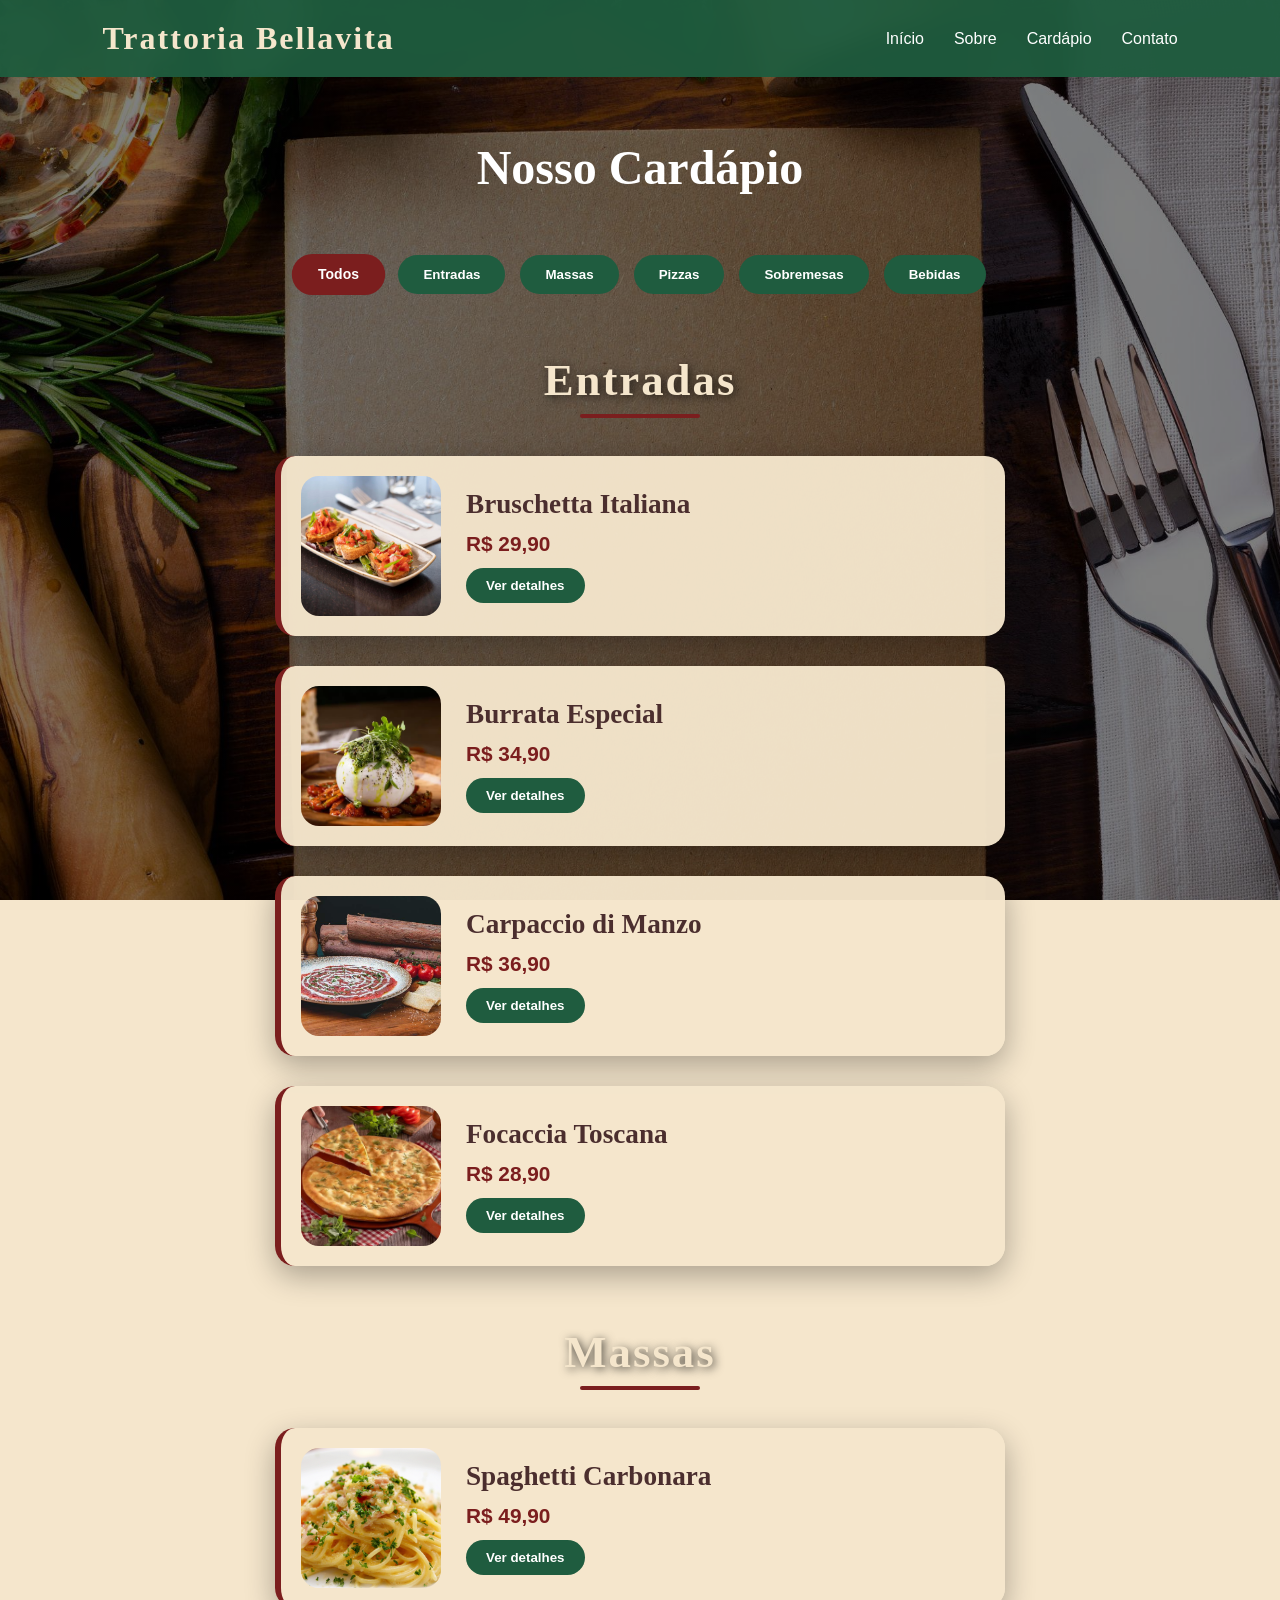
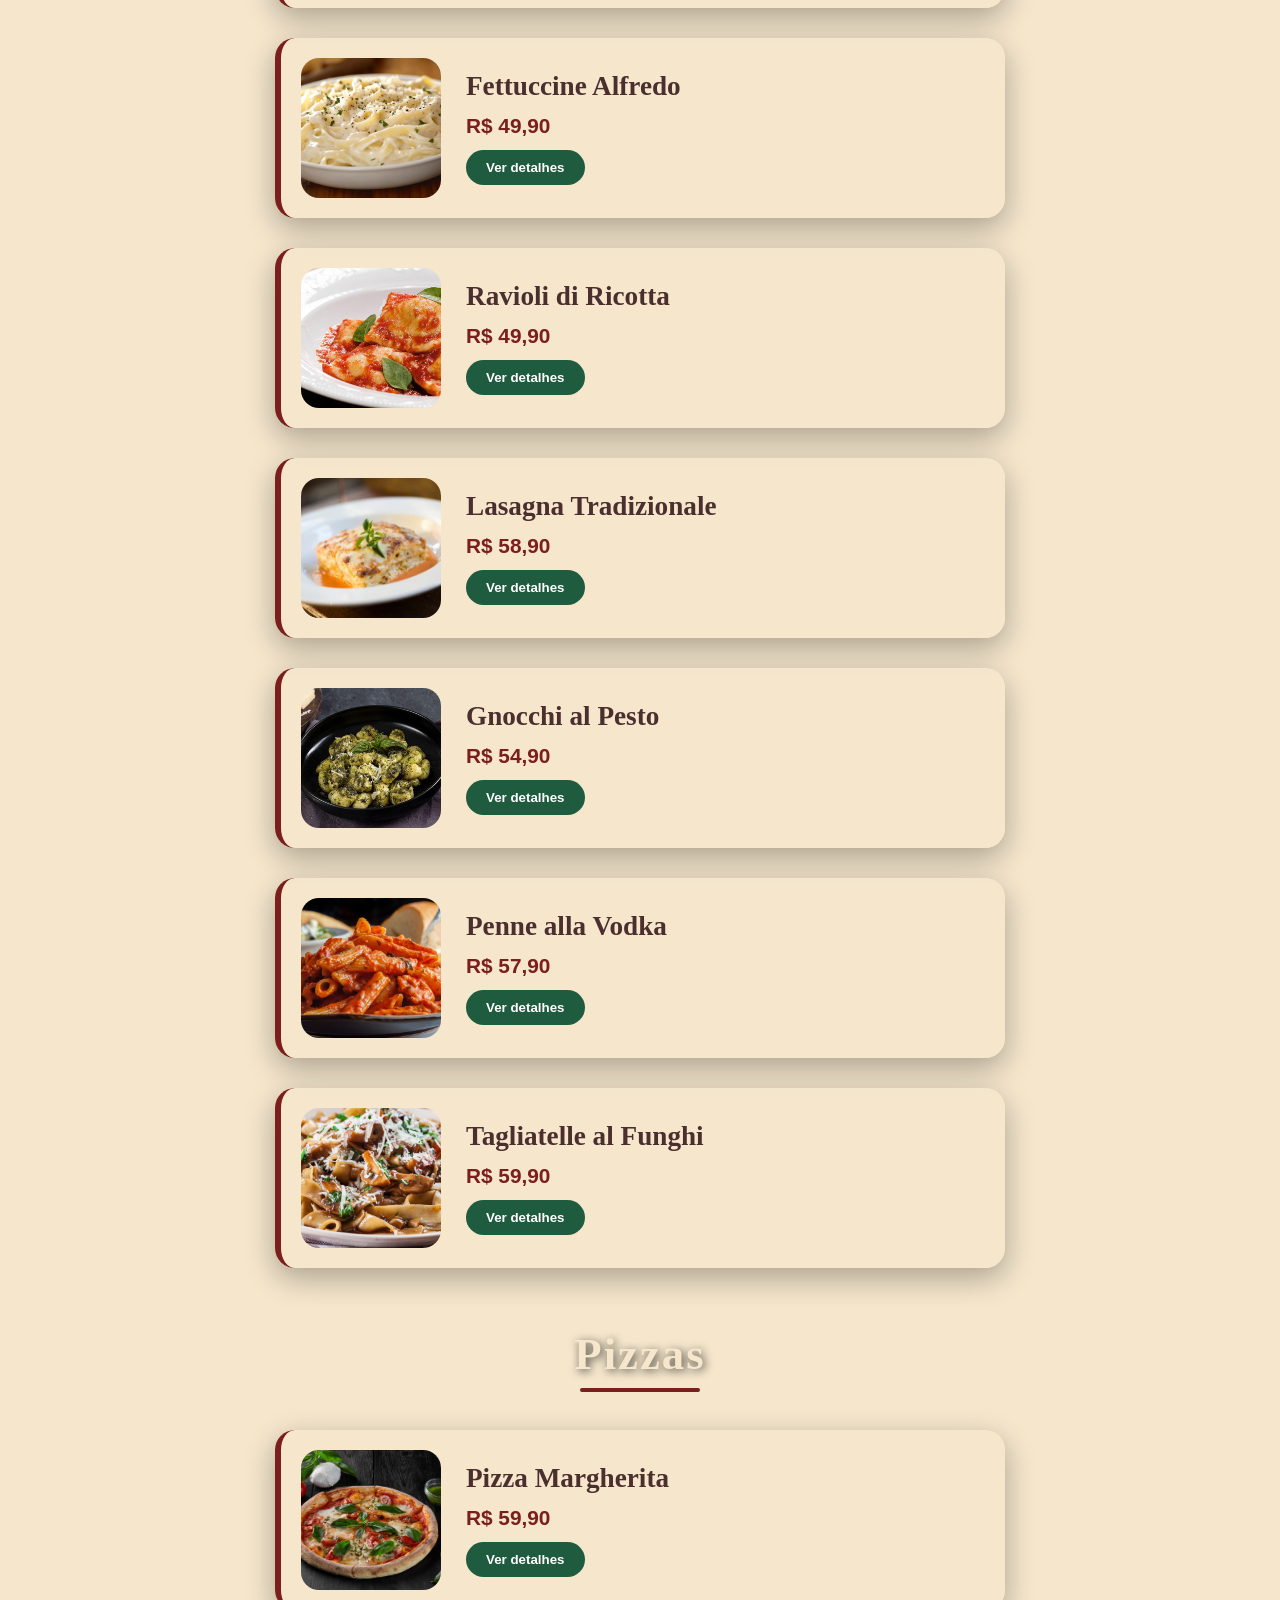
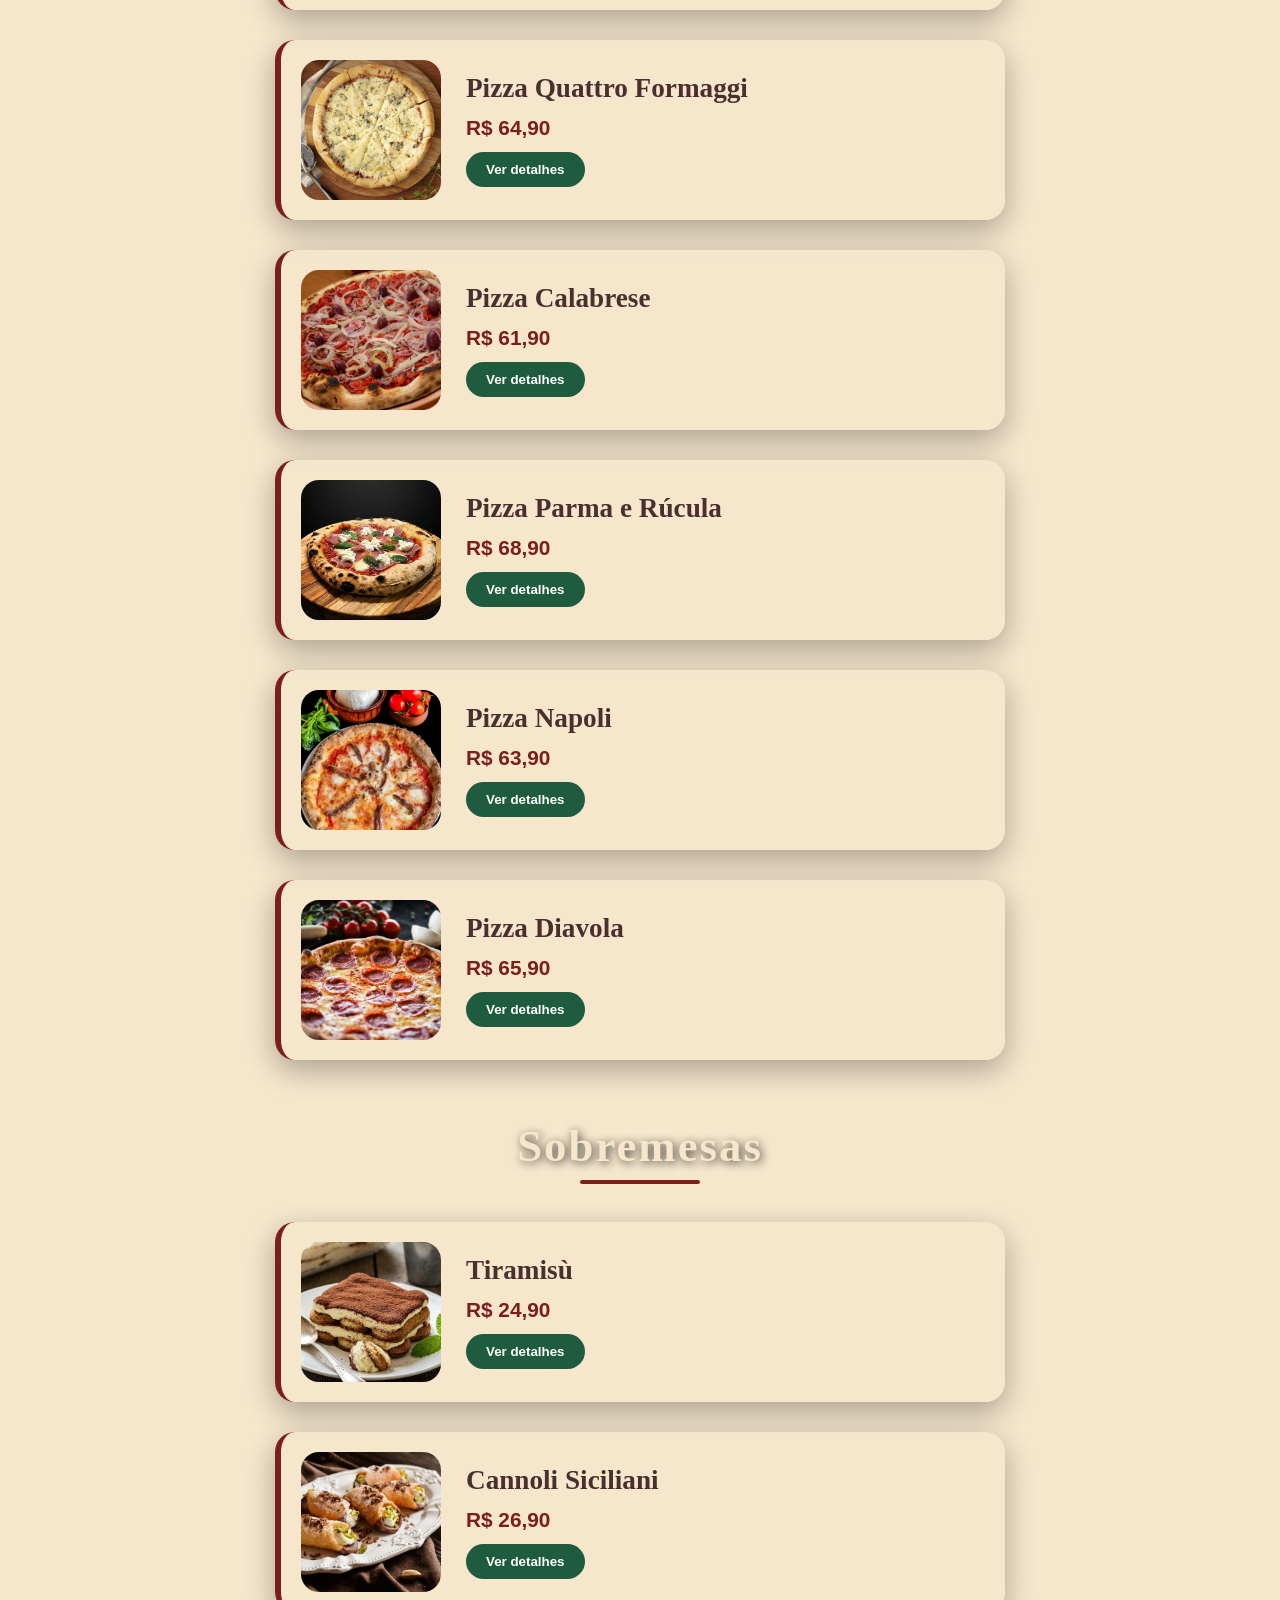
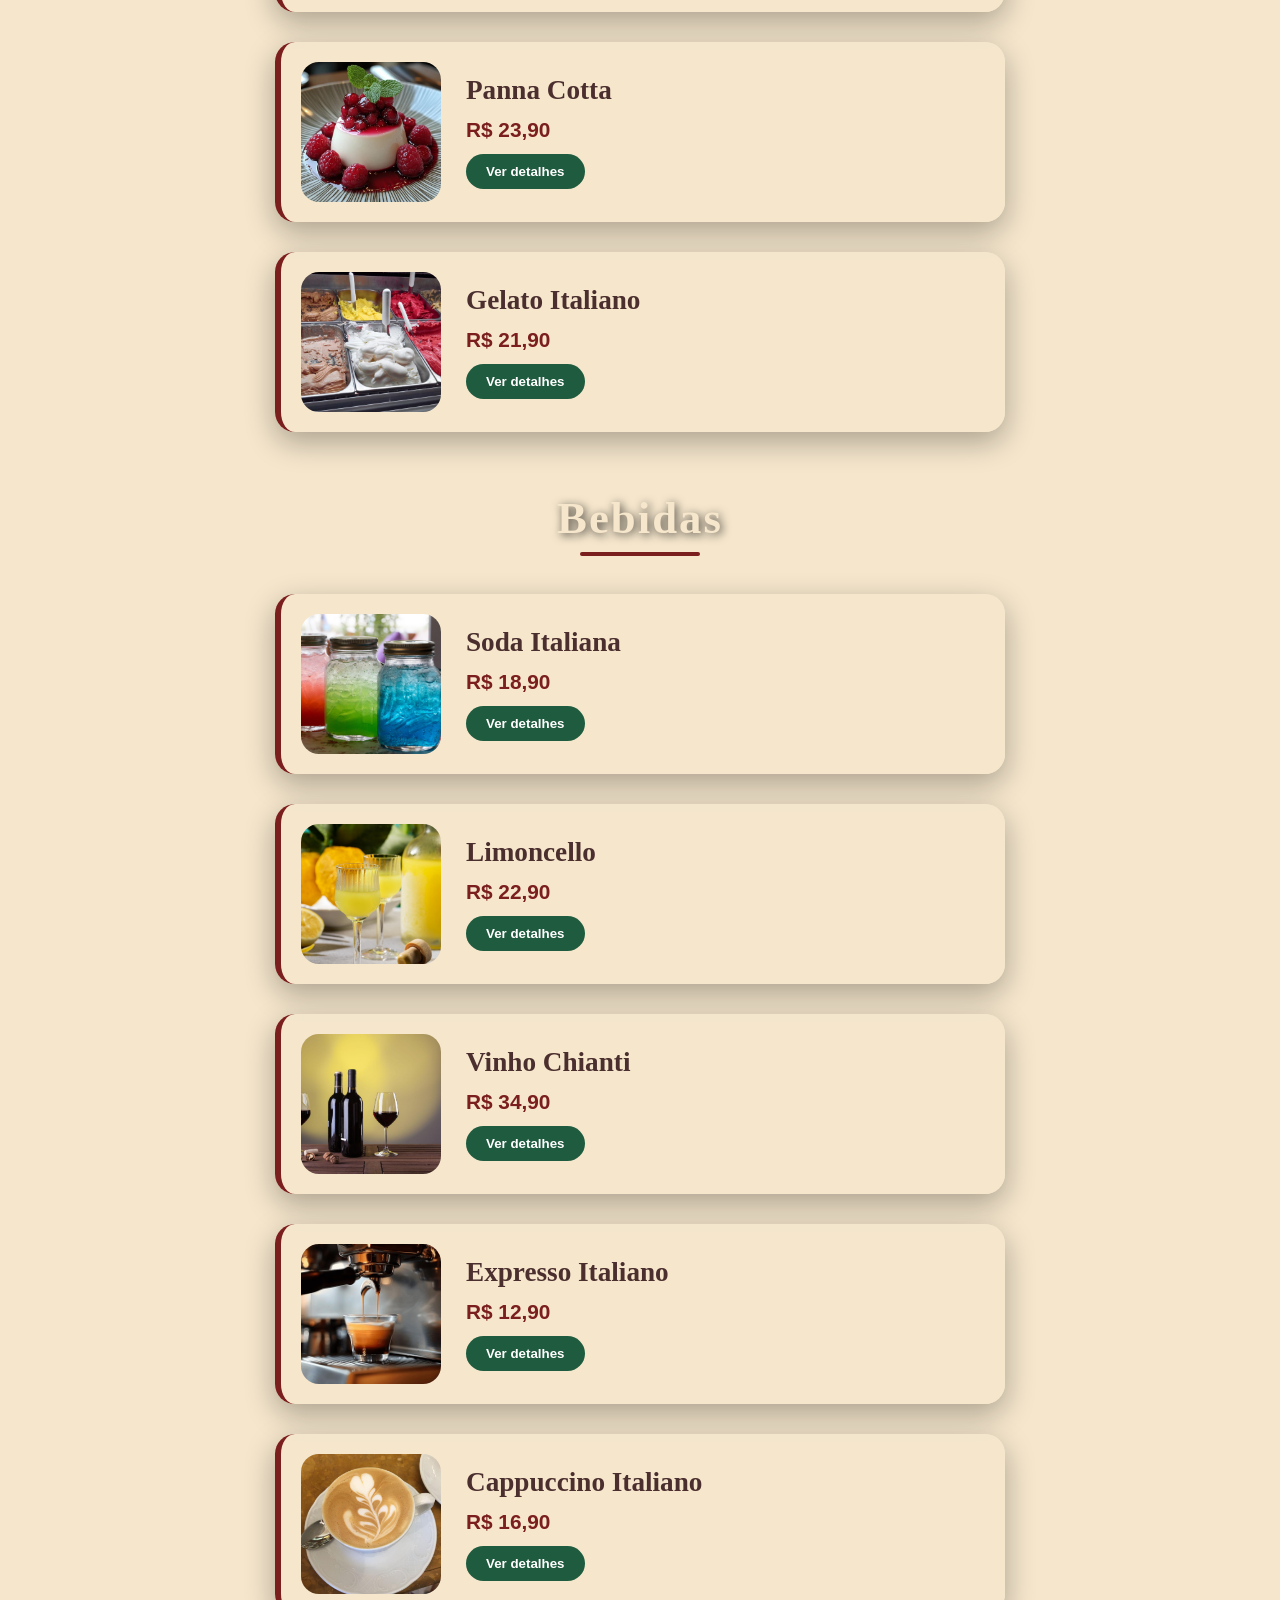
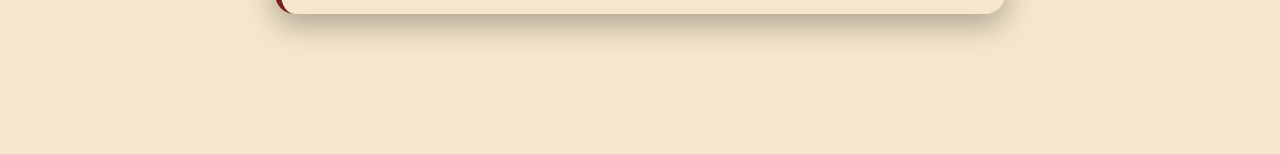
<file: cardapio.html>
<!DOCTYPE html>
<html lang="pt-br">
<head>
    <meta charset="UTF-8">
    <meta name="viewport" content="width=device-width, initial-scale=1.0">
    <title>Cardápio | Trattoria Bellavita</title>

    <link rel="stylesheet" href="./css/style.css">
</head>
<body>
    <div class="loader">
        <h1>Trattoria Bellavita</h1>
    </div>

    <header>
        <nav class="navbar">
            <div class="logo">
                <h1>Trattoria Bellavita</h1>
            </div>
        
            <div class="menu-toggle" id="menu-toggle">
                <span></span>
                <span></span>
                <span></span>
            </div>
        
            <ul class="nav-links" id="nav-links">
                <li><a href="index.html">Início</a></li>
                <li><a href="sobre.html">Sobre</a></li>
                <li><a href="cardapio.html">Cardápio</a></li>
                <li><a href="contato.html">Contato</a></li>
            </ul>
        </nav>
    </header>

    <main>
        <section class="cardapio">
            <div class="titulo-secao">
                <h2>Nosso Cardápio</h2>
            </div>

            <div class="cardapio-container">

                <div class="filtros-cardapio">
                    <button class="filtro-btn ativo" data-filter="all">Todos</button>
                    <button class="filtro-btn" data-filter="entradas">Entradas</button>
                    <button class="filtro-btn" data-filter="massas">Massas</button>
                    <button class="filtro-btn" data-filter="pizzas">Pizzas</button>
                    <button class="filtro-btn" data-filter="sobremesas">Sobremesas</button>
                    <button class="filtro-btn" data-filter="bebidas">Bebidas</button>
                </div>

                <div class="categoria entradas">
                    <h3>Entradas</h3>

                    <div class="item-cardapio">
                        <div class="item-topo">
                            <img src="./img/bruschetta.jpg" alt="Bruschetta Italiana">
                            <div class="item-info">
                                <h4>Bruschetta Italiana</h4>
                                <span>R$ 29,90</span>
                                <button class="btn-detalhes">
                                    Ver detalhes
                                </button>
                            </div>
                        </div>
                    
                        <div class="detalhes-prato">
                            <p>
                                6 fatias de pão italiano artesanal levemente tostadas,
                                servidas com tomates frescos temperados,
                                manjericão, alho e azeite extravirgem.
                            </p>
                        </div>
                    </div>

                    <div class="item-cardapio">
                        <div class="item-topo">
                            <img src="./img/burrata.jpg" alt="Burrata Especial">
                            <div class="item-info">
                                <h4>Burrata Especial</h4>
                                <span>R$ 34,90</span>
                                <button class="btn-detalhes">
                                    Ver detalhes
                                </button>
                            </div>
                        </div>
                    
                        <div class="detalhes-prato">
                            <p>
                                Burrata cremosa de 200g acompanhada de tomates cereja,
                                rúcula fresca e molho pesto artesanal da casa.
                            </p>
                        </div>
                    </div>

                    <div class="item-cardapio">
                        <div class="item-topo">
                            <img src="./img/carpaccio.jpg" alt="Carpaccio di Manzo">
                            <div class="item-info">
                                <h4>Carpaccio di Manzo</h4>
                                <span>R$ 36,90</span>
                                <button class="btn-detalhes">
                                    Ver detalhes
                                </button>
                            </div>
                        </div>
                    
                        <div class="detalhes-prato">
                            <p>
                                Finas fatias de carne bovina temperadas com azeite,
                                rúcula fresca, alcaparras e lascas de parmesão italiano.
                            </p>
                        </div>
                    </div>

                    <div class="item-cardapio">
                        <div class="item-topo">
                            <img src="./img/focaccia.jpg" alt="Focaccia Toscana">
                            <div class="item-info">
                                <h4>Focaccia Toscana</h4>
                                <span>R$ 28,90</span>
                                <button class="btn-detalhes">
                                    Ver detalhes
                                </button>
                            </div>
                        </div>
                    
                        <div class="detalhes-prato">
                            <p>
                                Pão italiano artesanal assado em forno especial,
                                temperado com alecrim fresco,
                                azeite extravirgem e flor de sal.
                            </p>
                        </div>
                    </div>

                </div>

                <div class="categoria massas">
                    <h3>Massas</h3>

                    <div class="item-cardapio">
                        <div class="item-topo">
                            <img src="./img/carbonara.jpg" alt="Carbonara">
                            <div class="item-info">
                                <h4>Spaghetti Carbonara</h4>
                                <span>R$ 49,90</span>
                                <button class="btn-detalhes">
                                    Ver detalhes
                                </button>
                            </div>
                        </div>
                    
                        <div class="detalhes-prato">
                            <p>
                                Aproximadamente 500g de spaghetti italiano servido
                                com molho cremoso à base de gema,
                                parmesão maturado e pancetta crocante.
                            </p>
                        </div>
                    </div>

                    <div class="item-cardapio">
                        <div class="item-topo">
                            <img src="./img/fettuccine.jpg" alt="Fettuccine Alfredo">
                            <div class="item-info">
                                <h4>Fettuccine Alfredo</h4>
                                <span>R$ 49,90</span>
                                <button class="btn-detalhes">
                                    Ver detalhes
                                </button>
                            </div>
                        </div>
                    
                        <div class="detalhes-prato">
                            <p>
                                Massa artesanal envolvida em molho cremoso de parmesão,
                                manteiga italiana e leve toque de noz-moscada.
                            </p>
                        </div>
                    </div>

                    <div class="item-cardapio">
                        <div class="item-topo">
                            <img src="./img/ravioli.jpg" alt="Ravioli di Ricotta">
                            <div class="item-info">
                                <h4>Ravioli di Ricotta</h4>
                                <span>R$ 49,90</span>
                                <button class="btn-detalhes">
                                    Ver detalhes
                                </button>
                            </div>
                        </div>
                    
                        <div class="detalhes-prato">
                            <p>
                                12 raviolis artesanais recheados com ricotta fresca
                                e ervas italianas, servidos ao molho pomodoro da casa.
                            </p>
                        </div>
                    </div>

                    <div class="item-cardapio">
                        <div class="item-topo">
                            <img src="./img/lasagna.jpg" alt="Lasagna Tradizionale">
                            <div class="item-info">
                                <h4>Lasagna Tradizionale</h4>
                                <span>R$ 58,90</span>
                                <button class="btn-detalhes">
                                    Ver detalhes
                                </button>
                            </div>
                        </div>
                    
                        <div class="detalhes-prato">
                            <p>
                                Generosa porção de lasanha preparada com massa fresca,
                                molho bolonhesa artesanal,
                                bechamel cremosa e queijo gratinado.
                            </p>
                        </div>
                    </div>

                    <div class="item-cardapio">
                        <div class="item-topo">
                            <img src="./img/gnocchi.jpg" alt="Gnocchi al Pesto">
                            <div class="item-info">
                                <h4>Gnocchi al Pesto</h4>
                                <span>R$ 54,90</span>
                                <button class="btn-detalhes">
                                    Ver detalhes
                                </button>
                            </div>
                        </div>
                    
                        <div class="detalhes-prato">
                            <p>
                                Nhoque artesanal de batata servido com molho pesto fresco,
                                manjericão italiano e parmesão ralado na hora.
                            </p>
                        </div>
                    </div>

                    <div class="item-cardapio">
                        <div class="item-topo">
                            <img src="./img/penne.jpg" alt="Penne alla Vodka">
                            <div class="item-info">
                                <h4>Penne alla Vodka</h4>
                                <span>R$ 57,90</span>
                                <button class="btn-detalhes">
                                    Ver detalhes
                                </button>
                            </div>
                        </div>
                    
                        <div class="detalhes-prato">
                            <p>
                                Massa penne italiana envolvida em molho cremoso de tomate,
                                ervas frescas e delicado toque de vodka.
                            </p>
                        </div>
                    </div>

                    <div class="item-cardapio">
                        <div class="item-topo">
                            <img src="./img/tagliatelle.jpg" alt="Tagliatelle al Funghi">
                            <div class="item-info">
                                <h4>Tagliatelle al Funghi</h4>
                                <span>R$ 59,90</span>
                                <button class="btn-detalhes">
                                    Ver detalhes
                                </button>
                            </div>
                        </div>
                    
                        <div class="detalhes-prato">
                            <p>
                                Massa fresca servida com mix de cogumelos salteados,
                                creme leve e parmesão italiano maturado.
                            </p>
                        </div>
                    </div>
                </div>

                <div class="categoria pizzas">
                    <h3>Pizzas</h3>

                    <div class="item-cardapio">
                        <div class="item-topo">
                            <img src="./img/pizza_margherita.jpg" alt="Pizza Margherita">
                            <div class="item-info">
                                <h4>Pizza Margherita</h4>
                                <span>R$ 59,90</span>
                                <button class="btn-detalhes">
                                    Ver detalhes
                                </button>
                            </div>
                        </div>
                    
                        <div class="detalhes-prato">
                            <p>
                                Pizza grande de fermentação natural preparada com
                                molho artesanal de tomate,
                                mozzarella fresca e folhas de manjericão.
                            </p>
                        </div>
                    </div>

                    <div class="item-cardapio">
                        <div class="item-topo">
                            <img src="./img/pizza_quattro_formaggi.jpg" alt="Pizza Quattro Formaggi">
                            <div class="item-info">
                                <h4>Pizza Quattro Formaggi</h4>
                                <span>R$ 64,90</span>
                                <button class="btn-detalhes">
                                    Ver detalhes
                                </button>
                            </div>
                        </div>
                    
                        <div class="detalhes-prato">
                            <p>
                                Pizza italiana coberta com mozzarella,
                                gorgonzola, parmesão e provolone selecionados.
                            </p>
                        </div>
                    </div>

                    <div class="item-cardapio">
                        <div class="item-topo">
                            <img src="./img/pizza_calabrese.jpg" alt="Pizza Calabrese">
                            <div class="item-info">
                                <h4>Pizza Calabrese</h4>
                                <span>R$ 61,90</span>
                                <button class="btn-detalhes">
                                    Ver detalhes
                                </button>
                            </div>
                        </div>
                    
                        <div class="detalhes-prato">
                            <p>
                                Pizza artesanal preparada com linguiça calabresa especial,
                                cebola roxa caramelizada e azeitonas pretas.
                            </p>
                        </div>
                    </div>

                    <div class="item-cardapio">
                        <div class="item-topo">
                            <img src="./img/pizza_parma_rucula.jpg" alt="Pizza Parma e Rúcula">
                            <div class="item-info">
                                <h4>Pizza Parma e Rúcula</h4>
                                <span>R$ 68,90</span>
                                <button class="btn-detalhes">
                                    Ver detalhes
                                </button>
                            </div>
                        </div>
                    
                        <div class="detalhes-prato">
                            <p>
                                Pizza grande de massa leve e fermentação natural,
                                finalizada com presunto parma,
                                rúcula fresca e parmesão em lascas.
                            </p>
                        </div>
                    </div>

                    <div class="item-cardapio">
                        <div class="item-topo">
                            <img src="./img/pizza_napoli.jpg" alt="Pizza Napoli">
                            <div class="item-info">
                                <h4>Pizza Napoli</h4>
                                <span>R$ 63,90</span>
                                <button class="btn-detalhes">
                                    Ver detalhes
                                </button>
                            </div>
                        </div>
                    
                        <div class="detalhes-prato">
                            <p>
                                Tradicional pizza italiana preparada com molho artesanal,
                                mozzarella, anchovas selecionadas e manjericão fresco.
                            </p>
                        </div>
                    </div>

                    <div class="item-cardapio">
                        <div class="item-topo">
                            <img src="./img/piazza_diavola.jpg" alt="Pizza Diavola">
                            <div class="item-info">
                                <h4>Pizza Diavola</h4>
                                <span>R$ 65,90</span>
                                <button class="btn-detalhes">
                                    Ver detalhes
                                </button>
                            </div>
                        </div>
                    
                        <div class="detalhes-prato">
                            <p>
                                Pizza levemente apimentada preparada com salame italiano,
                                pimenta calabresa e mozzarella especial da casa.
                            </p>
                        </div>
                    </div>

                </div>

                <div class="categoria sobremesas">
                    <h3>Sobremesas</h3>

                    <div class="item-cardapio">
                        <div class="item-topo">
                            <img src="./img/tiramisu.jpg" alt="Tiramisù">
                            <div class="item-info">
                                <h4>Tiramisù</h4>
                                <span>R$ 24,90</span>
                                <button class="btn-detalhes">
                                    Ver detalhes
                                </button>
                            </div>
                        </div>
                        
                        <div class="detalhes-prato">
                            <p>
                                Clássica sobremesa italiana preparada com camadas
                                de biscoito champagne embebido em café,
                                creme mascarpone e cacau polvilhado.
                            </p>
                        </div>
                    </div>

                    <div class="item-cardapio">
                        <div class="item-topo">
                            <img src="./img/cannoli.jpg" alt="Cannoli Siciliani">
                            <div class="item-info">
                                <h4>Cannoli Siciliani</h4>
                                <span>R$ 26,90</span>
                                <button class="btn-detalhes">
                                    Ver detalhes
                                </button>
                            </div>
                        </div>
                    
                        <div class="detalhes-prato">
                            <p>
                                2 cannolis artesanais recheados com creme doce de ricotta,
                                finalizados com raspas de chocolate meio amargo.
                            </p>
                        </div>
                    </div>

                    <div class="item-cardapio">
                        <div class="item-topo">
                            <img src="./img/panna_cotta.jpg" alt="Cannoli Siciliani">
                            <div class="item-info">
                                <h4>Panna Cotta</h4>
                                <span>R$ 23,90</span>
                                <button class="btn-detalhes">
                                    Ver detalhes
                                </button>
                            </div>
                        </div>
                    
                        <div class="detalhes-prato">
                            <p>
                                Sobremesa italiana cremosa e delicada,
                                servida com calda artesanal de frutas vermelhas.
                            </p>
                        </div>
                    </div>

                    <div class="item-cardapio">
                        <div class="item-topo">
                            <img src="./img/gelato.jpg" alt="Gelato Italiano">
                            <div class="item-info">
                                <h4>Gelato Italiano</h4>
                                <span>R$ 21,90</span>
                                <button class="btn-detalhes">
                                    Ver detalhes
                                </button>
                            </div>
                        </div>
                    
                        <div class="detalhes-prato">
                            <p>
                                Sorvete artesanal italiano disponível nos sabores
                                pistache, chocolate, morango, limão siciliano e baunilha.
                            </p>
                        </div>
                    </div>
                </div>

                <div class="categoria bebidas">
                    <h3>Bebidas</h3>

                    <div class="item-cardapio">
                        <div class="item-topo">
                            <img src="./img/soda.jpg" alt="Soda Italiana">
                            <div class="item-info">
                                <h4>Soda Italiana</h4>
                                <span>R$ 18,90</span>
                                <button class="btn-detalhes">
                                    Ver detalhes
                                </button>
                            </div>
                        </div>
                    
                        <div class="detalhes-prato">
                            <p>
                                Refil de 500ml de bebida gaseificada italiana
                                nos sabores frutas vermelhas ou limão siciliano.
                            </p>
                        </div>
                    </div>

                    <div class="item-cardapio">
                        <div class="item-topo">
                            <img src="./img/limoncello.jpg" alt="Limoncello">
                            <div class="item-info">
                                <h4>Limoncello</h4>
                                <span>R$ 22,90</span>
                                <button class="btn-detalhes">
                                    Ver detalhes
                                </button>
                            </div>
                        </div>
                    
                        <div class="detalhes-prato">
                            <p>
                                Licor italiano tradicional produzido com limão siciliano,
                                servido gelado.
                            </p>
                        </div>
                    </div>

                    <div class="item-cardapio">
                        <div class="item-topo">
                            <img src="./img/vinho.jpg" alt="Limoncello">
                            <div class="item-info">
                                <h4>Vinho Chianti</h4>
                                <span>R$ 34,90</span>
                                <button class="btn-detalhes">
                                    Ver detalhes
                                </button>
                            </div>
                        </div>
                    
                        <div class="detalhes-prato">
                            <p>
                                Vinho tinto clássico da Toscana,
                                com aroma intenso e notas frutadas marcantes.
                            </p>
                        </div>
                    </div>

                    <div class="item-cardapio">
                        <div class="item-topo">
                            <img src="./img/cafe.jpg" alt="Expresso Italiano">
                            <div class="item-info">
                                <h4>Expresso Italiano</h4>
                                <span>R$ 12,90</span>
                                <button class="btn-detalhes">
                                    Ver detalhes
                                </button>
                            </div>
                        </div>
                    
                        <div class="detalhes-prato">
                            <p>
                                Café espresso intenso preparado no tradicional estilo italiano,
                                servido em dose de 60ml.
                            </p>
                        </div>
                    </div>

                    <div class="item-cardapio">
                        <div class="item-topo">
                            <img src="./img/cappuccino.jpg" alt="Cappuccino Italiano">
                            <div class="item-info">
                                <h4>Cappuccino Italiano</h4>
                                <span>R$ 16,90</span>
                                <button class="btn-detalhes">
                                    Ver detalhes
                                </button>
                            </div>
                        </div>
                    
                        <div class="detalhes-prato">
                            <p>
                                Café espresso encorpado com leite vaporizado
                                e espuma cremosa ao estilo tradicional italiano.
                            </p>
                        </div>
                    </div>
                </div>
            </div>
        </section>
    </main>

    <script src="./js/script.js"></script>
</body>
</html>
</file>
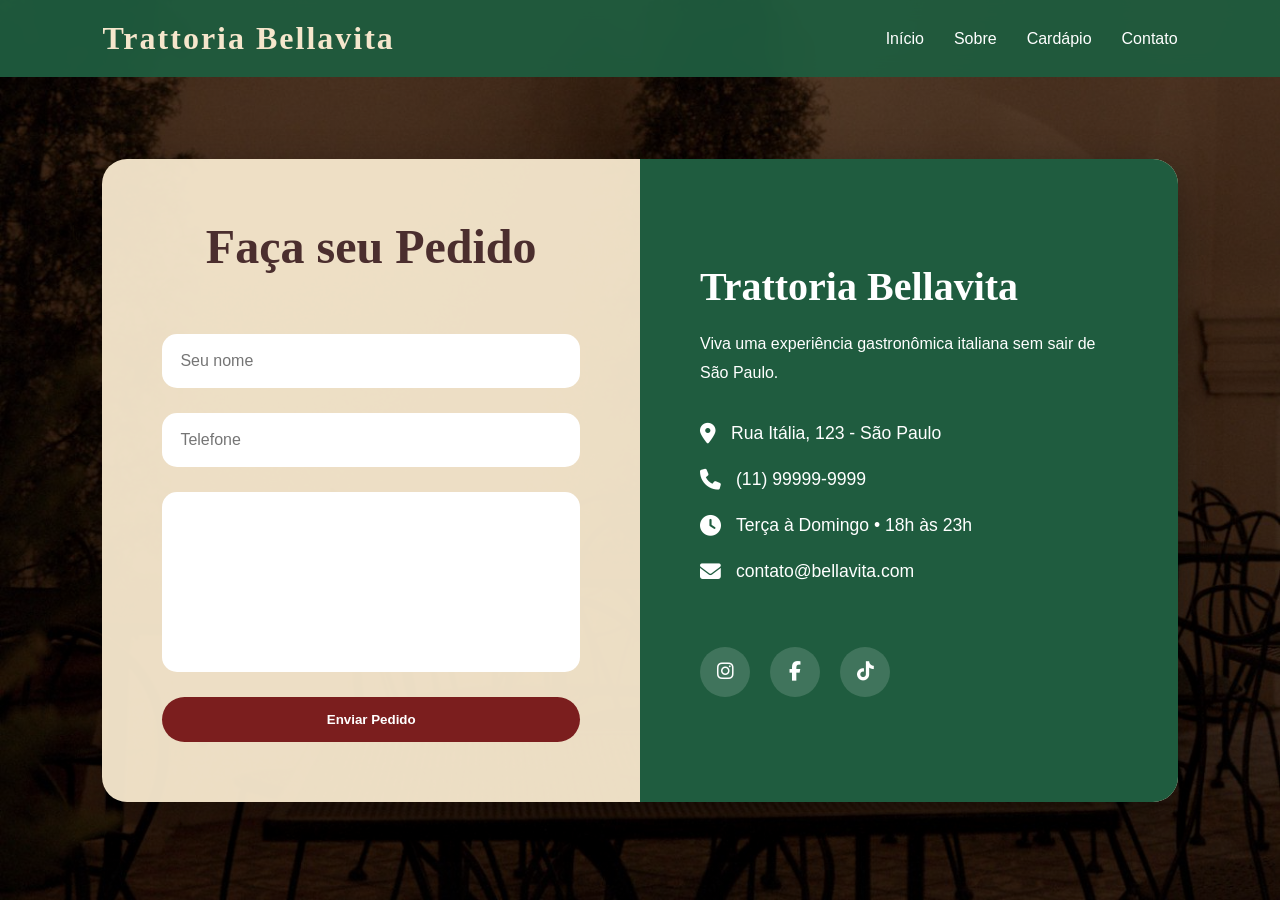
<file: contato.html>
<!DOCTYPE html>
<html lang="pt-br">
<head>
    <meta charset="UTF-8">
    <meta name="viewport" content="width=device-width, initial-scale=1.0">
    <link rel="stylesheet" href="https://cdnjs.cloudflare.com/ajax/libs/font-awesome/6.5.1/css/all.min.css">
    <link rel="stylesheet" href="./css/style.css">
    <title>Contato | Trattoria Bellavita</title>

</head>
<body>
    <div class="loader">
        <h1>Trattoria Bellavita</h1>
    </div>

    <header>
        <nav class="navbar">
            <div class="logo">
                <h1>Trattoria Bellavita</h1>
            </div>
        
            <div class="menu-toggle" id="menu-toggle">
                <span></span>
                <span></span>
                <span></span>
            </div>
        
            <ul class="nav-links" id="nav-links">
                <li><a href="index.html">Início</a></li>
                <li><a href="sobre.html">Sobre</a></li>
                <li><a href="cardapio.html">Cardápio</a></li>
                <li><a href="contato.html">Contato</a></li>
            </ul>
        </nav>
    </header>

    <main>
        <section class="contato">
            <div class="contato-card">
        
                <!-- FORMULÁRIO -->
                <div class="contato-formulario">
                    <div class="titulo-secao">
                        <h2>Faça seu Pedido</h2>
                    </div>
                    <form class="formulario">
        
                        <input type="text" placeholder="Seu nome" required>
        
                        <input type="tel" placeholder="Telefone" required>
        
                        <textarea placeholder="Digite seu pedido">
                        </textarea>
        
                        <button type="submit" class="btn">
                            Enviar Pedido
                        </button>
                    </form>
                </div>
        
                <!-- INFORMAÇÕES -->
                <div class="info-contato">
                    <h3>Trattoria Bellavita</h3>
                    <p>
                        Viva uma experiência gastronômica italiana
                        sem sair de São Paulo.
                    </p>
                    <div class="info-item">
                        <i class="fa-solid fa-location-dot"></i>
                        <span>
                            Rua Itália, 123 - São Paulo
                        </span>
                    </div>
        
                    <div class="info-item">
                        <i class="fa-solid fa-phone"></i>
                        <span>
                            (11) 99999-9999
                        </span>
                    </div>
        
                    <div class="info-item">
                        <i class="fa-solid fa-clock"></i>
                        <span>
                            Terça à Domingo • 18h às 23h
                        </span>
                    </div>
        
                    <div class="info-item">
                        <i class="fa-solid fa-envelope"></i>
                        <span>
                            contato@bellavita.com
                        </span>
    
                    </div>
        
                    <!-- REDES -->
                    <div class="redes">
                        <a href="#">
                            <i class="fa-brands fa-instagram"></i>
                        </a>
        
                        <a href="#">
                            <i class="fa-brands fa-facebook-f"></i>
                        </a>
        
                        <a href="#">
                            <i class="fa-brands fa-tiktok"></i>
                        </a>
                    </div>
                </div>
            </div>
        </section>
    </main>

    <script src="./js/script.js"></script>
</body>
</html>
</file>
<file: css/style.css>
/*==================================================
=                   RESET / BASE                   =
==================================================*/

* {
    margin: 0;
    padding: 0;
    box-sizing: border-box;
}

:root {
    --verde-italia: #1f5c3f;
    --vermelho-vinho: #7b1e1e;
    --creme: #f5e6cc;
    --bege: #e8d7b9;
    --marrom: #4b2e2e;
    --branco: #ffffff;
    --cinza: #333333;
}

html,
body {
    font-family: 'Poppins', sans-serif;
    background-color: var(--creme);
    color: var(--cinza);
    overflow-x: hidden;
}

h1,
h2,
h3,
h4 {
    font-family: 'Cinzel', serif;
}

/*==================================================
=                     HEADER                       =
==================================================*/

header {
    width: 100%;
    background-color: rgba(31, 92, 63, 0.95);
    position: fixed;
    top: 0;
    left: 0;
    z-index: 1000;
    backdrop-filter: blur(10px);
    transition: 0.3s ease;
}

header.scroll {
    background-color: rgba(17, 17, 17, 0.95);
    box-shadow: 0 5px 20px rgba(0, 0, 0, 0.3);
}

.navbar {
    display: flex;
    justify-content: space-between;
    align-items: center;
    padding: 20px 8%;
}

.logo h1 {
    color: var(--creme);
    font-size: 2rem;
    letter-spacing: 2px;
}

/*==================================================
=                    NAVEGAÇÃO                     =
==================================================*/

.nav-links {
    display: flex;
    list-style: none;
    gap: 30px;
}

.nav-links a {
    text-decoration: none;
    color: var(--branco);
    font-size: 1rem;
    font-weight: 500;
    position: relative;
    transition: 0.3s ease;
}

.nav-links a::after {
    content: '';
    position: absolute;
    left: 0;
    bottom: -5px;
    width: 0%;
    height: 2px;
    background-color: var(--bege);
    transition: 0.3s ease;
}

.nav-links a:hover::after {
    width: 100%;
}

/*==================================================
=                MENU HAMBÚRGUER                  =
==================================================*/

.menu-toggle {
    display: none;
    flex-direction: column;
    gap: 6px;
    cursor: pointer;
    z-index: 1001;
}

.menu-toggle span {
    width: 30px;
    height: 3px;
    background-color: white;
    border-radius: 10px;
    transition: 0.3s ease;
}

/*==================================================
=                     HERO                         =
==================================================*/

.hero {
    min-height: 100vh;

    background:
        linear-gradient(rgba(0, 0, 0, 0.5), rgba(0, 0, 0, 0.5)),
        url('../img/hero.jpg');

    background-size: cover;
    background-position: center;

    display: flex;
    align-items: center;
    justify-content: center;

    text-align: center;
    padding: 0 20px;
}

.hero-content {
    background: rgba(0, 0, 0, 0.35);
    backdrop-filter: blur(10px);
    padding: 50px;
    border-radius: 25px;
    color: white;
}

.hero-content h2 {
    font-size: 4rem;
    margin-bottom: 20px;
}

.hero-content p {
    font-size: 1.2rem;
    line-height: 1.8;
    margin-bottom: 40px;
}

/*==================================================
=                SOBRE HOME (INDEX)                =
==================================================*/

.home-sobre {
    padding: 100px 8%;

    display: flex;
    align-items: center;
    justify-content: center;
    gap: 60px;

    background-color: var(--marrom);
}

.home-sobre-img {
    flex: 1;
}

.home-sobre-img img {
    width: 100%;
    max-width: 550px;

    border-radius: 25px;

    display: block;

    object-fit: cover;

    box-shadow: 0 10px 30px rgba(0, 0, 0, 0.2);
}

.home-sobre-texto {
    flex: 1;
}

.home-sobre-texto h2 {
    font-size: 3rem;
    color: var(--creme);

    margin-bottom: 25px;
}

.home-sobre-texto p {
    font-size: 1.1rem;
    line-height: 2;
    color: white;

    margin-bottom: 30px;
}

/*==================================================
=                     BOTÕES                       =
==================================================*/

.hero-buttons {
    display: flex;
    justify-content: center;
    gap: 20px;
    flex-wrap: wrap;
}

.btn {
    padding: 14px 32px;
    background-color: var(--vermelho-vinho);
    color: var(--branco);
    text-decoration: none;
    border-radius: 40px;
    font-weight: 600;
    transition: 0.3s ease;
    border: none;
    cursor: pointer;
}

.btn:hover {
    transform: translateY(-3px);
    background-color: #992424;
}

.btn-outline {
    background: transparent;
    border: 2px solid var(--branco);
}

.btn-outline:hover {
    background-color: var(--branco);
    color: var(--verde-italia);
}

/*==================================================
=                  TÍTULOS GERAIS                  =
==================================================*/

.titulo-secao {
    text-align: center;
    margin-bottom: 60px;
}

.titulo-secao h2 {
    font-size: 3rem;
    color: var(--marrom);
}

/*==================================================
=                    DESTAQUES                     =
==================================================*/

.destaques {
    padding: 100px 8%;
    background-color: var(--bege);
}

.cards {
    display: grid;
    grid-template-columns: repeat(auto-fit, minmax(280px, 1fr));
    gap: 40px;
}

.card {
    background-color: var(--branco);
    border-radius: 20px;
    overflow: hidden;
    box-shadow: 0 10px 30px rgba(0, 0, 0, 0.1);
    transition: transform 0.4s ease;
}

.card:hover {
    transform: translateY(-10px);
}

.card img {
    width: 100%;
    height: 250px;
    object-fit: cover;
}

.card h3 {
    padding: 20px 20px 10px;
    color: var(--verde-italia);
}

.card p {
    padding: 0 20px 30px;
    line-height: 1.7;
}

/*==================================================
=                    SOBRE.HTML                    =
==================================================*/

.sobre {
    min-height: 100vh;
    padding: 140px 8% 80px;

    background:
        linear-gradient(rgba(0, 0, 0, 0.65), rgba(0, 0, 0, 0.65)),
        url('../img/cidade.jpg');

    background-position: center;
    background-size: cover;
    background-repeat: no-repeat;
    background-attachment: fixed;

    display: flex;
    justify-content: center;
    align-items: center;
}

.card-familia {
    width: 100%;
    max-width: 1200px;

    background: rgba(245, 230, 204, 0.92);
    backdrop-filter: blur(8px);

    border-radius: 25px;
    overflow: hidden;

    display: flex;
    align-items: center;
    gap: 40px;

    padding: 40px;

    box-shadow: 0 15px 40px rgba(0, 0, 0, 0.35);

    animation: fadeUp 1s ease;
}

.familia-imagem {
    flex: 1;
}

.familia-imagem img {
    width: 100%;
    border-radius: 20px;
}

.familia-texto {
    flex: 1;
}

.familia-texto h2 {
    font-size: 3rem;
    color: var(--vermelho-vinho);
    margin-bottom: 30px;
}

.familia-texto p {
    font-size: 1.1rem;
    line-height: 2;
    margin-bottom: 20px;
}

/*==================================================
=                  CARDÁPIO.HTML                   =
==================================================*/

.cardapio {
    min-height: 100vh;
    padding: 140px 8% 80px;

    background:
        linear-gradient(rgba(0, 0, 0, 0.5), rgba(0, 0, 0, 0.5)),
        url('../img/cardapio.jpg');

    background-position: center;
    background-size: cover;
    background-repeat: no-repeat;
    background-attachment: fixed;
}

.cardapio h2 {
    color: white;
}

.cardapio-container {
    width: 100%;
    max-width: 730px;
    margin: 0 auto;
}

.categoria {
    margin-bottom: 60px;
}

.categoria h3 {
    font-size: 2.8rem;
    color: var(--creme);
    margin-bottom: 50px;
    text-align: center;
    text-shadow: 2px 2px 10px rgba(0, 0, 0, 0.7);
    letter-spacing: 2px;
    position: relative;
}

.categoria h3::after {
    content: '';
    width: 120px;
    height: 4px;

    background-color: var(--vermelho-vinho);

    position: absolute;
    left: 50%;
    bottom: -12px;

    transform: translateX(-50%);
    border-radius: 10px;
}

/*==================================================
=                CARDS DO CARDÁPIO                 =
==================================================*/

.item-cardapio {
    width: 100%;
    background: rgba(245, 230, 204, 0.96);

    border-radius: 20px;
    padding: 20px;
    margin-bottom: 30px;

    border-left: 6px solid var(--vermelho-vinho);

    box-shadow: 0 10px 30px rgba(0, 0, 0, 0.3);

    transition: 0.3s ease;
    overflow: hidden;
}

.item-cardapio:hover {
    transform: translateY(-5px);
}

.item-topo {
    display: flex;
    align-items: center;
    gap: 25px;
}

.item-topo img {
    width: 140px;
    height: 140px;
    object-fit: cover;
    border-radius: 18px;
}

.item-info {
    display: flex;
    flex-direction: column;
    gap: 12px;
}

.item-info h4 {
    color: var(--marrom);
    font-size: 1.7rem;
}

.item-info span {
    color: var(--vermelho-vinho);
    font-size: 1.3rem;
    font-weight: bold;
}

/*==================================================
=                BOTÃO DETALHES                    =
==================================================*/

.btn-detalhes {
    width: fit-content;
    padding: 10px 20px;

    border: none;
    border-radius: 30px;

    background-color: var(--verde-italia);
    color: white;

    cursor: pointer;
    font-weight: bold;

    transition: 0.3s ease;
}

.btn-detalhes:hover {
    background-color: #2b7a54;
    transform: scale(1.05);
}

/*==================================================
=                 DETALHES PRATOS                  =
==================================================*/

.detalhes-prato {
    max-height: 0;
    overflow: hidden;
    transition: 0.4s ease;
}

.detalhes-prato.ativo {
    max-height: 300px;
    margin-top: 20px;
}

.detalhes-prato p {
    line-height: 1.8;
    color: #444;
}

/*==================================================
=                FILTRO CARDÁPIO                   =
==================================================*/

.filtros-cardapio {
    display: flex;
    justify-content: center;
    flex-wrap: wrap;
    gap: 15px;
    margin-bottom: 60px;
}

.filtro-btn {
    padding: 12px 25px;

    border: none;
    border-radius: 30px;

    background-color: var(--verde-italia);
    color: white;

    cursor: pointer;
    font-weight: bold;

    transition: 0.3s ease;
}

.filtro-btn:hover,
.filtro-btn.ativo {
    background-color: var(--vermelho-vinho);
    transform: scale(1.05);
}

/*==================================================
=                  CONTATO.HTML                    =
==================================================*/

.contato {
    min-height: 100vh;
    padding: 140px 8% 80px;

    background:
        linear-gradient(rgba(0, 0, 0, 0.6), rgba(0, 0, 0, 0.6)),
        url('../img/fundo_contato.jpg');

    background-size: cover;
    background-position: center;
    background-repeat: no-repeat;

    display: flex;
    justify-content: center;
    align-items: center;
}

.contato-card {
    width: 100%;
    max-width: 1200px;

    display: flex;
    overflow: hidden;

    border-radius: 25px;

    background: rgba(245, 230, 204, 0.96);

    box-shadow: 0 15px 40px rgba(0, 0, 0, 0.35);
}

/*==================================================
=                   FORMULÁRIO                     =
==================================================*/

.contato-formulario {
    flex: 1;
    padding: 60px;
}

.formulario {
    display: flex;
    flex-direction: column;
    gap: 25px;
}

.formulario input,
.formulario textarea {
    padding: 18px;
    border: none;
    border-radius: 15px;
    background-color: #fff;
    font-size: 1rem;
    outline: none;
}

.formulario textarea {
    height: 180px;
    resize: none;
}

.formulario .btn {
    padding: 15px;
}

/*==================================================
=              INFORMAÇÕES CONTATO                 =
==================================================*/

.info-contato {
    flex: 1;

    padding: 60px;

    background-color: var(--verde-italia);
    color: white;

    display: flex;
    flex-direction: column;
    justify-content: center;
}

.info-contato h3 {
    font-size: 2.5rem;
    margin-bottom: 20px;
}

.info-contato p {
    line-height: 1.8;
    margin-bottom: 35px;
}

.info-item {
    display: flex;
    align-items: center;
    gap: 15px;

    margin-bottom: 25px;
    font-size: 1.1rem;
}

.info-item i {
    font-size: 1.3rem;
}

/*==================================================
=                  REDES SOCIAIS                   =
==================================================*/

.redes {
    display: flex;
    gap: 20px;
    margin-top: 40px;
}

.redes a {
    width: 50px;
    height: 50px;

    border-radius: 50%;

    background-color: rgba(255, 255, 255, 0.15);
    color: white;

    display: flex;
    justify-content: center;
    align-items: center;

    text-decoration: none;
    font-size: 1.2rem;

    transition: 0.3s ease;
}

.redes a:hover {
    transform: translateY(-5px);
    background-color: var(--vermelho-vinho);
}

/*==================================================
=                     FOOTER                       =
==================================================*/

footer {
    background-color: var(--verde-italia);
    padding: 70px 8%;
    color: white;
}

.footer-content {
    display: grid;
    grid-template-columns: repeat(auto-fit, minmax(250px, 1fr));
    gap: 40px;
}

.footer-content h3,
.footer-content h4 {
    margin-bottom: 20px;
}

.footer-links {
    display: flex;
    flex-direction: column;
    gap: 12px;
}

.footer-links a {
    color: white;
    text-decoration: none;
    transition: 0.3s ease;
}

.footer-links a:hover {
    color: var(--bege);
    transform: translateX(5px);
}

/*==================================================
=                    ANIMAÇÕES                     =
==================================================*/

@keyframes fadeUp {
    from {
        opacity: 0;
        transform: translateY(30px);
    }

    to {
        opacity: 1;
        transform: translateY(0);
    }
}

.reveal {
    opacity: 0;
    transform: translateY(60px);
    transition: 1s ease;
}

.reveal.active {
    opacity: 1;
    transform: translateY(0);
}

/*==================================================
=                     LOADING                      =
==================================================*/

.loader {
    position: fixed;

    top: 0;
    left: 0;

    width: 100%;
    height: 100vh;

    background-color: #111;

    display: flex;
    justify-content: center;
    align-items: center;

    z-index: 99999;

    transition: opacity 0.6s ease;
}

.loader h1 {
    color: var(--creme);
    font-size: 3rem;
    letter-spacing: 4px;
    animation: pulse 1.5s infinite;
}

.loader.hidden {
    opacity: 0;
    pointer-events: none;
}

@keyframes pulse {
    0% {
        transform: scale(1);
        opacity: 1;
    }

    50% {
        transform: scale(1.05);
        opacity: 0.8;
    }

    100% {
        transform: scale(1);
        opacity: 1;
    }
}

/*==================================================
=                  RESPONSIVIDADE                  =
==================================================*/

@media(max-width: 900px) {

    /* HERO */
    .hero-content h2 {
        font-size: 3rem;
    }

    .home-sobre {
        flex-direction: column;
        text-align: center;
    }
    
    .home-sobre-img img {
        max-width: 100%;
    }

    /* MENU */
    .menu-toggle {
        display: flex;
    }
    
    .nav-links {
        position: fixed;
    
        top: 0;
        right: -100%;
    
        width: 280px;
        height: 100vh;
    
        background-color: rgba(17, 17, 17, 0.97);
    
        display: flex;
        flex-direction: column;
        justify-content: center;
        align-items: center;
    
        gap: 40px;
    
        list-style: none;
    
        transition: 0.4s ease;
    
        z-index: 999;
    }
    
    .nav-links.ativo {
        right: 0;
    }

    .nav-links a{
        font-size: 1.2rem;
    }

    /* SOBRE */
    .card-familia {
        flex-direction: column;
    }

    .familia-texto h2 {
        text-align: center;
    }

    /* CONTATO */
    .contato-card {
        flex-direction: column;
    }

    /* CARDÁPIO */
    .item-topo {
        flex-direction: column;
        text-align: center;
    }

    .item-info {
        align-items: center;
    }
}

@media(max-width: 600px) {

    .hero-content {
        padding: 35px 25px;
    }

    .hero-content h2 {
        font-size: 2.2rem;
    }

    .hero-content p {
        font-size: 1rem;
    }

    .titulo-secao h2 {
        font-size: 2.2rem;
    }

    .logo h1 {
        font-size: 1.4rem;
    }

    .item-topo img {
        width: 100%;
        height: 220px;
    }

    .contato-formulario,
    .info-contato {
        padding: 35px;
    }
}
</file>
